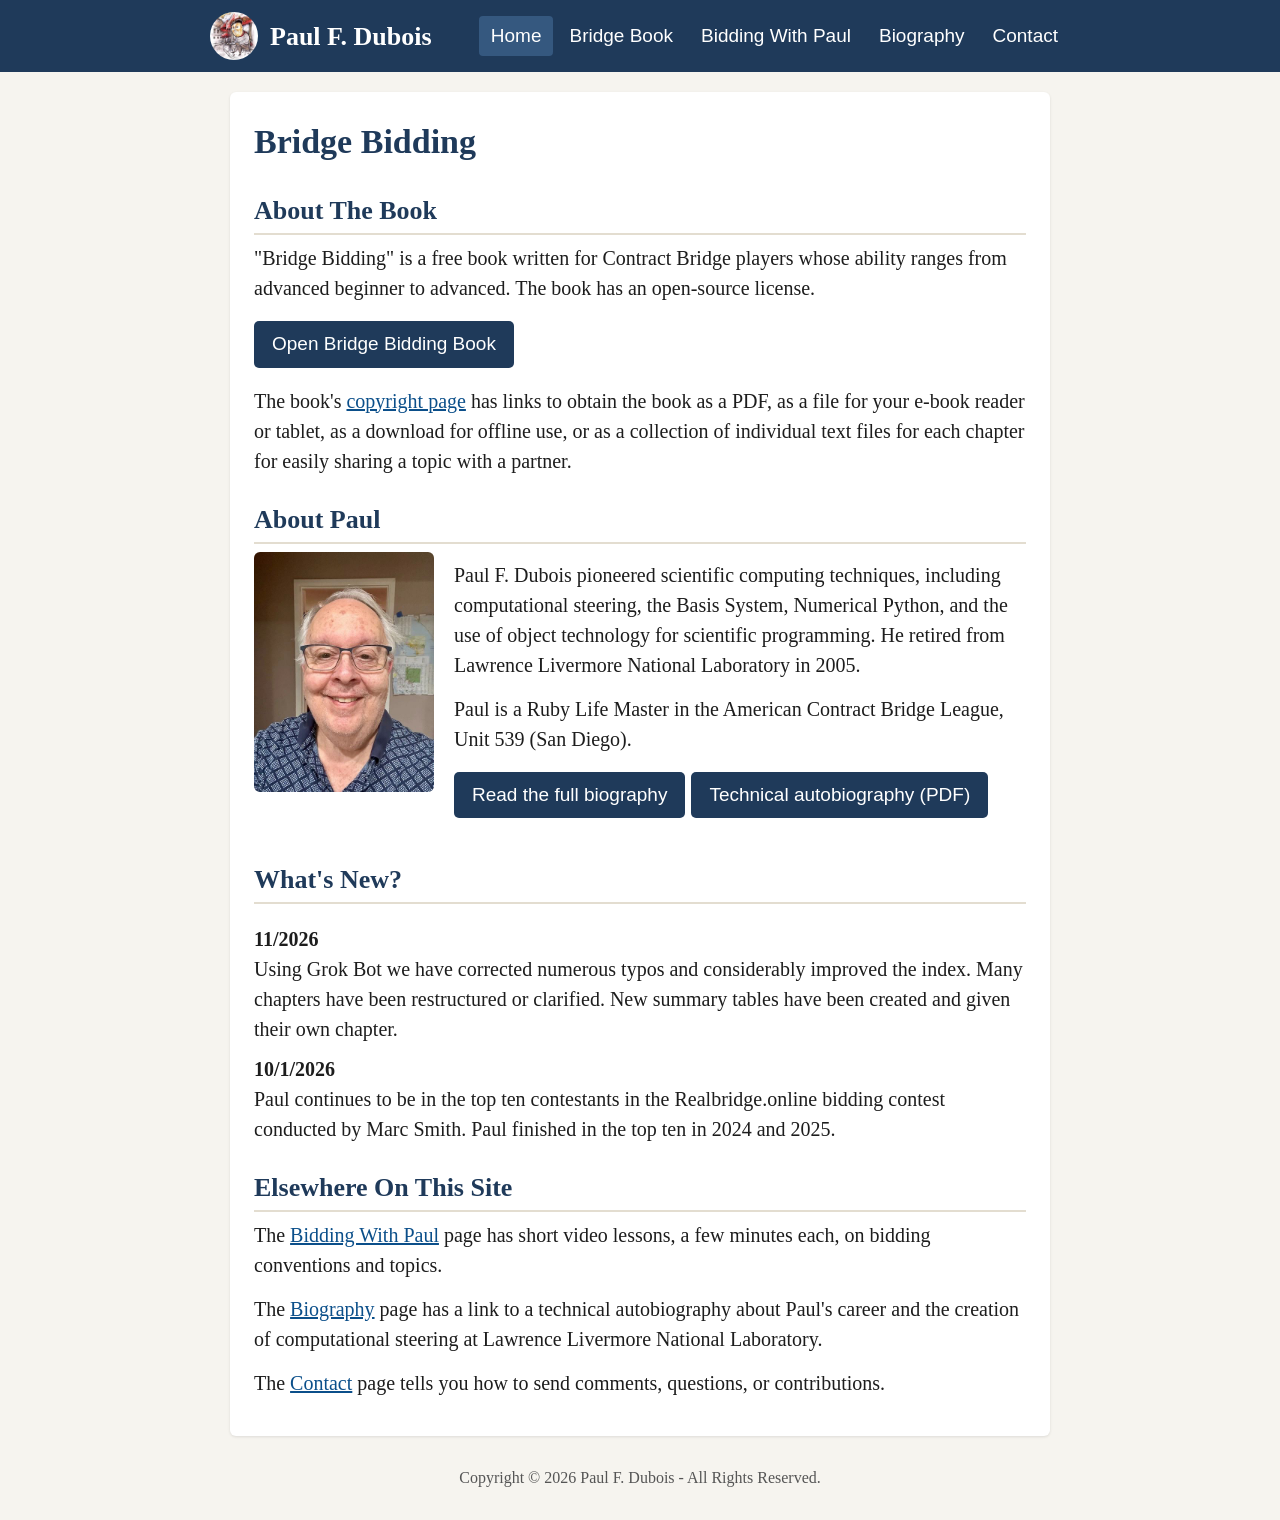
<file: index.html>
<!DOCTYPE html>
<html lang="en"><head><meta charset="utf-8"><meta name="viewport" content="width=device-width, initial-scale=1">
<title>Paul F. Dubois — Bridge Bidding</title><link rel="canonical" href="https://pfdubois.com/"><link rel="stylesheet" href="style.css"><link rel="icon" href="images/pcartoon.jpg"></head>
<body><header><div class="wrap top"><a class="brand" href="index.html"><img src="images/pcartoon.jpg" alt="">Paul F. Dubois</a><nav><a href="index.html" aria-current="page">Home</a><a href="https://pfdubois.github.io/BridgeBidding/index.html" target="_blank" rel="noopener">Bridge Book</a><a href="bidding.html">Bidding With Paul</a><a href="biography.html">Biography</a><a href="contact.html">Contact</a></nav></div></header>
<div class="wrap"><main>
<h1>Bridge Bidding</h1>
<h2>About The Book</h2>
<p>"Bridge Bidding" is a free book written for Contract Bridge players whose ability ranges from advanced beginner to advanced. The book has an open-source license.</p>
<p><a class="button" href="https://pfdubois.github.io/BridgeBidding/index.html" target="_blank" rel="noopener">Open Bridge Bidding Book</a></p>
<p>The book's <a href="https://pfdubois.github.io/BridgeBidding/Copyright.html" target="_blank" rel="noopener">copyright page</a> has links to obtain the book as a PDF, as a file for your e-book reader or tablet, as a download for offline use, or as a collection of individual text files for each chapter for easily sharing a topic with a partner.</p>
<h2>About Paul</h2>
<div class="split"><img src="images/dubois2024.jpg" alt="Paul F. Dubois">
<div><p>Paul F. Dubois pioneered scientific computing techniques, including computational steering, the Basis System, Numerical Python, and the use of object technology for scientific programming. He retired from Lawrence Livermore National Laboratory in 2005.</p>
<p>Paul is a Ruby Life Master in the American Contract Bridge League, Unit 539 (San Diego).</p>
<p><a class="button" href="biography.html">Read the full biography</a><a class="button" href="files/Computational-Science.pdf" target="_blank" rel="noopener">Technical autobiography (PDF)</a></p></div></div>
<h2>What's New?</h2>
<dl class="news">
<dt>11/2026</dt><dd>Using Grok Bot we have corrected numerous typos and considerably improved the index. Many chapters have been restructured or clarified. New summary tables have been created and given their own chapter.</dd>
<dt>10/1/2026</dt><dd>Paul continues to be in the top ten contestants in the Realbridge.online bidding contest conducted by Marc Smith. Paul finished in the top ten in 2024 and 2025.</dd>
</dl>
<h2>Elsewhere On This Site</h2>
<p>The <a href="bidding.html">Bidding With Paul</a> page has short video lessons, a few minutes each, on bidding conventions and topics.</p>
<p>The <a href="biography.html">Biography</a> page has a link to a technical autobiography about Paul's career and the creation of computational steering at Lawrence Livermore National Laboratory.</p>
<p>The <a href="contact.html">Contact</a> page tells you how to send comments, questions, or contributions.</p>
</main><footer>Copyright &copy; 2026 Paul F. Dubois - All Rights Reserved.</footer></div><script data-goatcounter="https://pfdubois.goatcounter.com/count" async src="//gc.zgo.at/count.js"></script>
</body></html>
</file>
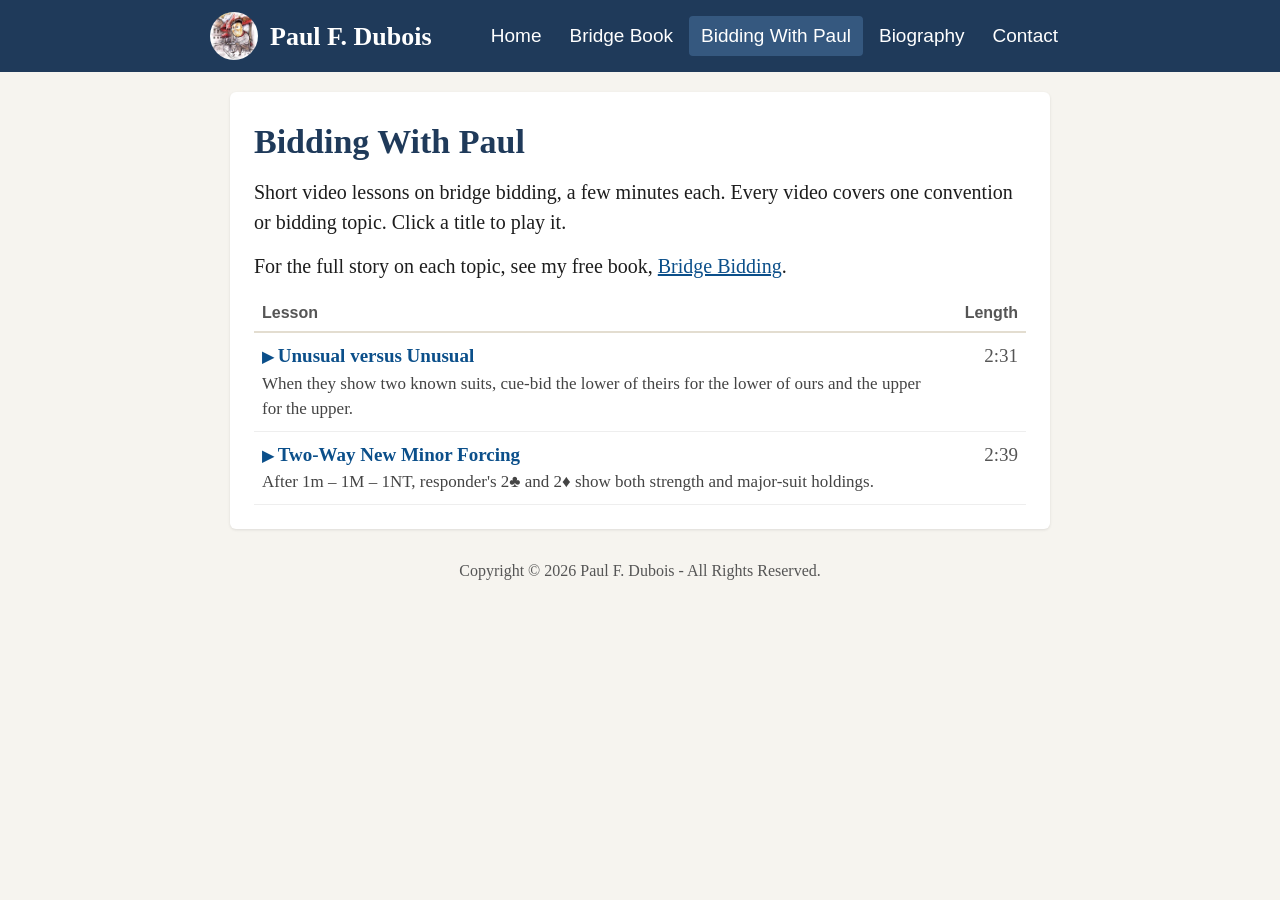
<file: bidding.html>
<!DOCTYPE html>
<html lang="en"><head><meta charset="utf-8"><meta name="viewport" content="width=device-width, initial-scale=1">
<title>Bidding With Paul — Paul F. Dubois</title><link rel="canonical" href="https://pfdubois.com/bidding.html"><link rel="stylesheet" href="style.css"><link rel="icon" href="images/pcartoon.jpg"></head>
<body><header><div class="wrap top"><a class="brand" href="index.html"><img src="images/pcartoon.jpg" alt="">Paul F. Dubois</a><nav><a href="index.html">Home</a><a href="https://pfdubois.github.io/BridgeBidding/index.html" target="_blank" rel="noopener">Bridge Book</a><a href="bidding.html" aria-current="page">Bidding With Paul</a><a href="biography.html">Biography</a><a href="contact.html">Contact</a></nav></div></header>
<div class="wrap"><main>
<h1>Bidding With Paul</h1>
<p>Short video lessons on bridge bidding, a few minutes each. Every video covers one convention or bidding topic. Click a title to play it.</p>
<p>For the full story on each topic, see my free book, <a href="https://pfdubois.github.io/BridgeBidding/index.html" target="_blank" rel="noopener">Bridge Bidding</a>.</p>

<!-- To add a video: copy one <tr> row, put it where it belongs, and change data-video (the file name without .mp4), the title, the description and the length. -->
<table class="vlist">
<thead><tr><th>Lesson</th><th class="len">Length</th></tr></thead>
<tbody>
<tr data-video="unusual-vs-unusual"><td><a href="#">Unusual versus Unusual</a><div class="desc">When they show two known suits, cue-bid the lower of theirs for the lower of ours and the upper for the upper.</div></td><td class="len">2:31</td></tr>
<tr data-video="two-way-new-minor-forcing"><td><a href="#">Two-Way New Minor Forcing</a><div class="desc">After 1m – 1M – 1NT, responder's 2♣ and 2♦ show both strength and major-suit holdings.</div></td><td class="len">2:39</td></tr>
</tbody>
</table>

<dialog id="player"><div class="pbar"><span id="ptitle"></span><button id="pclose" aria-label="Close">✕</button></div><video id="pvideo" controls playsinline preload="none"></video></dialog>
</main><footer>Copyright &copy; 2026 Paul F. Dubois - All Rights Reserved.</footer></div>
<script>
// Where the video files live. Change this one line if they move (e.g. to a GitHub Release).
var VIDEO_BASE = "https://pfdubois.github.io/bidding-videos/";
var dlg = document.getElementById("player"), vid = document.getElementById("pvideo");
document.querySelectorAll("tr[data-video]").forEach(function (row) {
  var name = row.getAttribute("data-video"), a = row.querySelector("a");
  a.href = VIDEO_BASE + name + ".mp4";
  a.addEventListener("click", function (e) {
    if (!dlg.showModal) return;           // very old browser: just open the file
    e.preventDefault();
    document.getElementById("ptitle").textContent = a.textContent;
    vid.poster = VIDEO_BASE + name + ".png";
    vid.src = VIDEO_BASE + name + ".mp4";
    dlg.showModal(); vid.play().catch(function () {});
  });
});
function closePlayer() { vid.pause(); vid.removeAttribute("src"); vid.load(); dlg.close(); }
document.getElementById("pclose").onclick = closePlayer;
dlg.addEventListener("click", function (e) { if (e.target === dlg) closePlayer(); });
dlg.addEventListener("cancel", function (e) { e.preventDefault(); closePlayer(); });
</script>
<script data-goatcounter="https://pfdubois.goatcounter.com/count" async src="//gc.zgo.at/count.js"></script>
</body></html>
</file>
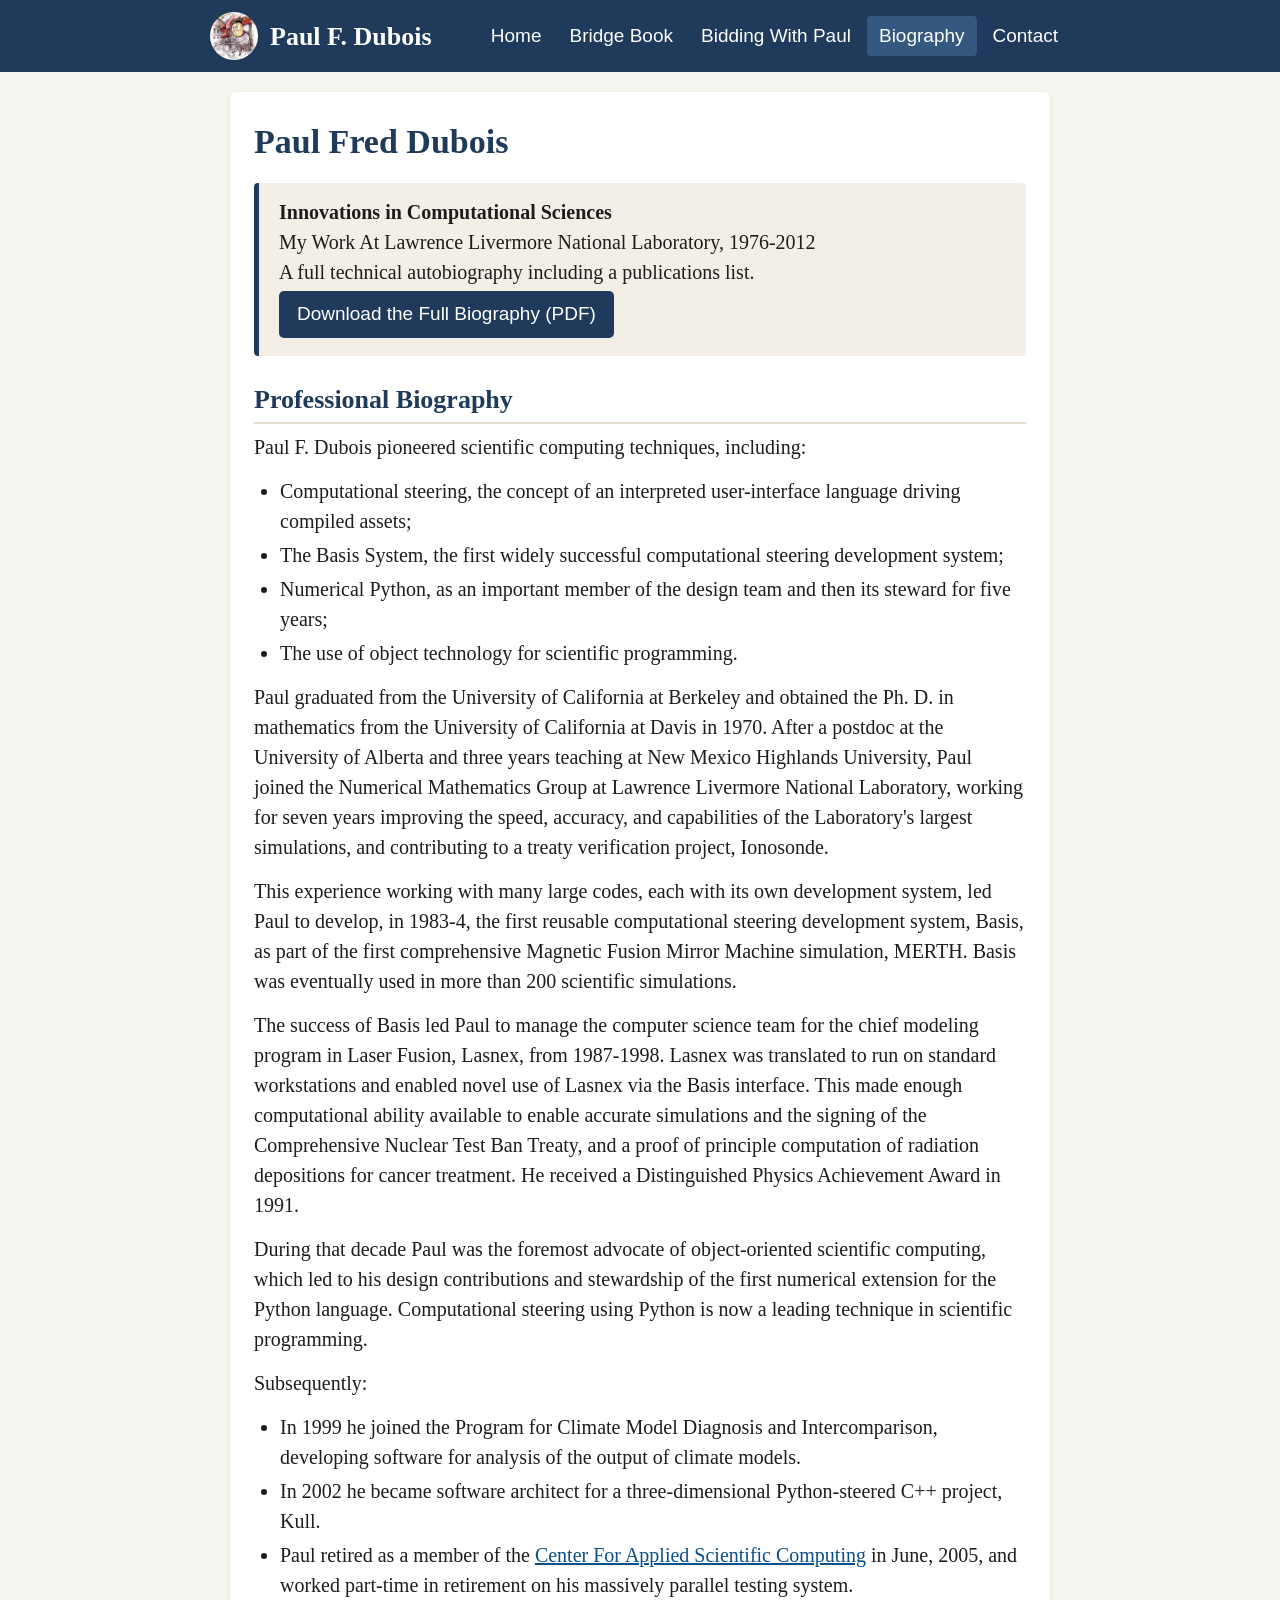
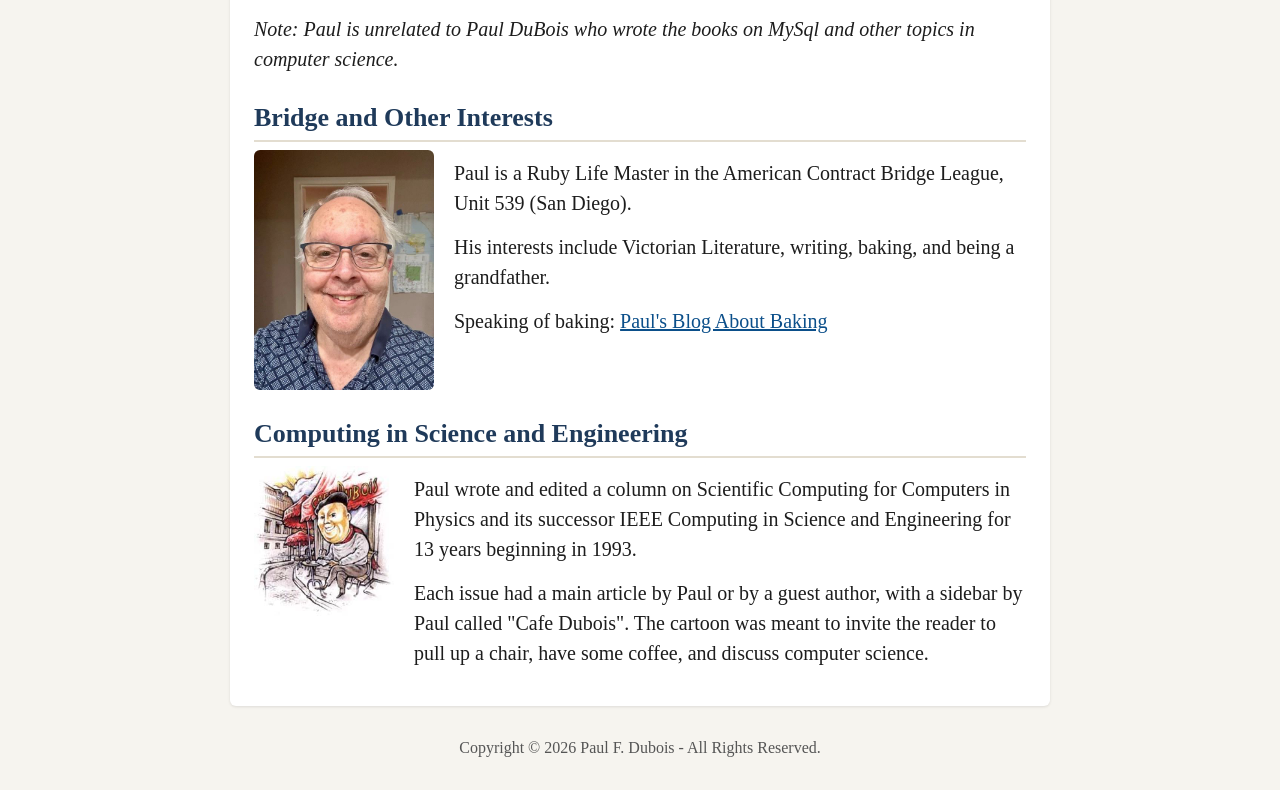
<file: biography.html>
<!DOCTYPE html>
<html lang="en"><head><meta charset="utf-8"><meta name="viewport" content="width=device-width, initial-scale=1">
<title>Biography — Paul F. Dubois</title><link rel="canonical" href="https://pfdubois.com/biography.html"><link rel="stylesheet" href="style.css"><link rel="icon" href="images/pcartoon.jpg"></head>
<body><header><div class="wrap top"><a class="brand" href="index.html"><img src="images/pcartoon.jpg" alt="">Paul F. Dubois</a><nav><a href="index.html">Home</a><a href="https://pfdubois.github.io/BridgeBidding/index.html" target="_blank" rel="noopener">Bridge Book</a><a href="bidding.html">Bidding With Paul</a><a href="biography.html" aria-current="page">Biography</a><a href="contact.html">Contact</a></nav></div></header>
<div class="wrap"><main>
<h1>Paul Fred Dubois</h1>
<div class="card"><strong>Innovations in Computational Sciences</strong><br>My Work At Lawrence Livermore National Laboratory, 1976-2012<br>
A full technical autobiography including a publications list.<br><a class="button" href="files/Computational-Science.pdf" target="_blank" rel="noopener">Download the Full Biography (PDF)</a></div>
<h2>Professional Biography</h2>
<p>Paul F. Dubois pioneered scientific computing techniques, including:</p>
<ul><li>Computational steering, the concept of an interpreted user-interface language driving compiled assets;</li>
<li>The Basis System, the first widely successful computational steering development system;</li>
<li>Numerical Python, as an important member of the design team and then its steward for five years;</li>
<li>The use of object technology for scientific programming.</li></ul>
<p>Paul graduated from the University of California at Berkeley and obtained the Ph. D. in mathematics from the University of California at Davis in 1970. After a postdoc at the University of Alberta and three years teaching at New Mexico Highlands University, Paul joined the Numerical Mathematics Group at Lawrence Livermore National Laboratory, working for seven years improving the speed, accuracy, and capabilities of the Laboratory's largest simulations, and contributing to a treaty verification project, Ionosonde.</p>
<p>This experience working with many large codes, each with its own development system, led Paul to develop, in 1983-4, the first reusable computational steering development system, Basis, as part of the first comprehensive Magnetic Fusion Mirror Machine simulation, MERTH. Basis was eventually used in more than 200 scientific simulations.</p>
<p>The success of Basis led Paul to manage the computer science team for the chief modeling program in Laser Fusion, Lasnex, from 1987-1998. Lasnex was translated to run on standard workstations and enabled novel use of Lasnex via the Basis interface. This made enough computational ability available to enable accurate simulations and the signing of the Comprehensive Nuclear Test Ban Treaty, and a proof of principle computation of radiation depositions for cancer treatment. He received a Distinguished Physics Achievement Award in 1991.</p>
<p>During that decade Paul was the foremost advocate of object-oriented scientific computing, which led to his design contributions and stewardship of the first numerical extension for the Python language. Computational steering using Python is now a leading technique in scientific programming.</p>
<p>Subsequently:</p>
<ul><li>In 1999 he joined the Program for Climate Model Diagnosis and Intercomparison, developing software for analysis of the output of climate models.</li>
<li>In 2002 he became software architect for a three-dimensional Python-steered C++ project, Kull.</li>
<li>Paul retired as a member of the <a href="http://llnl.gov/casc" target="_blank" rel="noopener">Center For Applied Scientific Computing</a> in June, 2005, and worked part-time in retirement on his massively parallel testing system.</li></ul>
<p><em>Note: Paul is unrelated to Paul DuBois who wrote the books on MySql and other topics in computer science.</em></p>
<h2>Bridge and Other Interests</h2>
<div class="split"><img src="images/dubois2024.jpg" alt="Paul F. Dubois">
<div><p>Paul is a Ruby Life Master in the American Contract Bridge League, Unit 539 (San Diego).</p>
<p>His interests include Victorian Literature, writing, baking, and being a grandfather.</p>
<p>Speaking of baking: <a href="http://cafedubois.blogspot.com" target="_blank" rel="noopener">Paul's Blog About Baking</a></p></div></div>
<h2>Computing in Science and Engineering</h2>
<div class="split"><img src="images/pcartoon.jpg" alt="Cafe Dubois cartoon" style="width:140px">
<div><p>Paul wrote and edited a column on Scientific Computing for Computers in Physics and its successor IEEE Computing in Science and Engineering for 13 years beginning in 1993.</p>
<p>Each issue had a main article by Paul or by a guest author, with a sidebar by Paul called "Cafe Dubois". The cartoon was meant to invite the reader to pull up a chair, have some coffee, and discuss computer science.</p></div></div>
</main><footer>Copyright &copy; 2026 Paul F. Dubois - All Rights Reserved.</footer></div><script data-goatcounter="https://pfdubois.goatcounter.com/count" async src="//gc.zgo.at/count.js"></script>
</body></html>
</file>
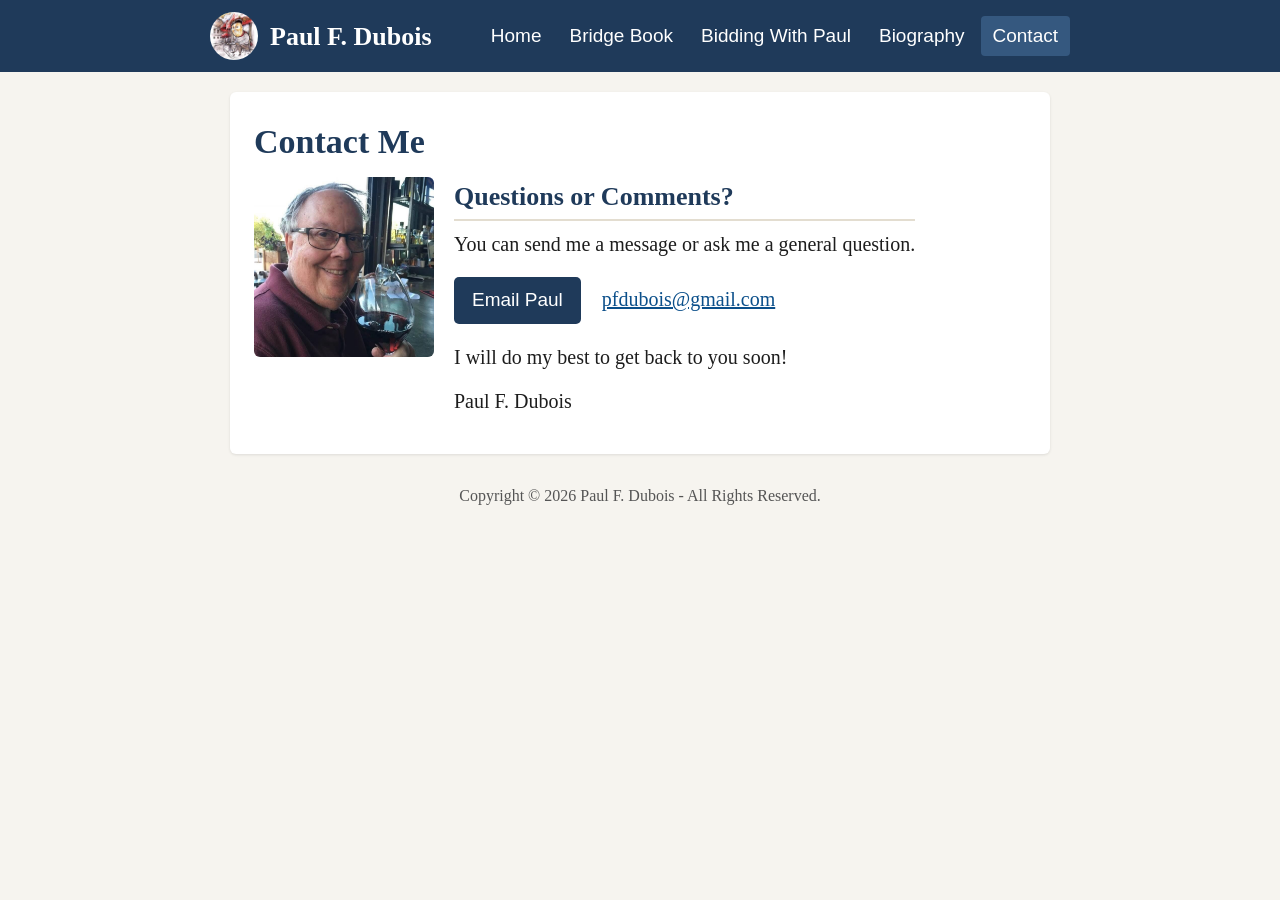
<file: contact.html>
<!DOCTYPE html>
<html lang="en"><head><meta charset="utf-8"><meta name="viewport" content="width=device-width, initial-scale=1">
<title>Contact — Paul F. Dubois</title><link rel="canonical" href="https://pfdubois.com/contact.html"><link rel="stylesheet" href="style.css"><link rel="icon" href="images/pcartoon.jpg"></head>
<body><header><div class="wrap top"><a class="brand" href="index.html"><img src="images/pcartoon.jpg" alt="">Paul F. Dubois</a><nav><a href="index.html">Home</a><a href="https://pfdubois.github.io/BridgeBidding/index.html" target="_blank" rel="noopener">Bridge Book</a><a href="bidding.html">Bidding With Paul</a><a href="biography.html">Biography</a><a href="contact.html" aria-current="page">Contact</a></nav></div></header>
<div class="wrap"><main>
<h1>Contact Me</h1>
<div class="split"><img src="images/pdubois2017.jpg" alt="Paul F. Dubois">
<div><h2 style="margin-top:0">Questions or Comments?</h2>
<p>You can send me a message or ask me a general question.</p>
<p><a class="button" href="mailto:pfdubois@gmail.com">Email Paul</a> &nbsp; <a href="mailto:pfdubois@gmail.com">pfdubois@gmail.com</a></p>
<p>I will do my best to get back to you soon!</p><p>Paul F. Dubois</p></div></div>
</main><footer>Copyright &copy; 2026 Paul F. Dubois - All Rights Reserved.</footer></div><script data-goatcounter="https://pfdubois.goatcounter.com/count" async src="//gc.zgo.at/count.js"></script>
</body></html>
</file>
<file: style.css>
*{box-sizing:border-box}
html{font-size:20px}
body{margin:0;font-family:Georgia,"Times New Roman",serif;line-height:1.5;color:#1d1d1d;background:#f6f4ef}
a{color:#0b4f8a}
a:hover{color:#08365e}
header{background:#1f3a5a;color:#fff}
.wrap{max-width:860px;margin:0 auto;padding:0 1rem}
.top{display:flex;align-items:center;gap:.8rem;flex-wrap:wrap;padding:.6rem 0}
.brand{display:flex;align-items:center;gap:.6rem;color:#fff;text-decoration:none;font-size:1.3rem;font-weight:bold}
.brand img{width:48px;height:48px;border-radius:50%;object-fit:cover;background:#fff}
nav{margin-left:auto;display:flex;flex-wrap:wrap;gap:.2rem}
nav a{color:#fff;text-decoration:none;padding:.3rem .6rem;border-radius:4px;font-family:Arial,Helvetica,sans-serif;font-size:.95rem}
nav a:hover,nav a[aria-current]{background:#35587f}
main{background:#fff;padding:1rem 1.2rem 1.2rem;margin:1rem auto;border-radius:6px;box-shadow:0 1px 3px rgba(0,0,0,.1)}
h1{font-size:1.7rem;margin:.2rem 0 .5rem;color:#1f3a5a}
h2{font-size:1.3rem;margin:1.2rem 0 .4rem;color:#1f3a5a;border-bottom:2px solid #e3ddd0;padding-bottom:.15rem}
p,ul{margin:.4rem 0 .7rem}
ul{padding-left:1.3rem}
li{margin:.2rem 0}
.card{background:#f3efe6;border-left:5px solid #1f3a5a;padding:.7rem 1rem;margin:.8rem 0;border-radius:4px}
.button{display:inline-block;background:#1f3a5a;color:#fff;text-decoration:none;padding:.45rem .9rem;border-radius:5px;font-family:Arial,sans-serif;font-size:.95rem;margin:.2rem .3rem .2rem 0}
.button:hover{background:#35587f;color:#fff}
.split{display:flex;gap:1rem;align-items:flex-start}
.split img{width:180px;flex:none;border-radius:6px}
.news dt{font-weight:bold;margin-top:.5rem}
.news dd{margin:0 0 .4rem}
figure{margin:.6rem 0}
figure img{max-width:100%;border-radius:6px}
figcaption{font-size:.85rem;color:#555}
.placeholder{background:#fff3cd;border:2px dashed #c99a00;padding:.7rem 1rem;border-radius:4px}
footer{text-align:center;font-size:.8rem;color:#555;padding:.5rem 0 1.5rem}
@media (max-width:600px){
 html{font-size:18px}
 .top{gap:.3rem}
 nav{margin-left:0;width:100%}
 nav a{padding:.25rem .45rem}
 main{margin:.5rem 0;border-radius:0;padding:.8rem .9rem}
 .split{flex-direction:column}
 .split img{width:140px}
}
.vlist{width:100%;border-collapse:collapse;margin-top:.6rem;font-size:.95rem}
.vlist th{text-align:left;font-family:Arial,sans-serif;font-size:.8rem;color:#555;border-bottom:2px solid #e3ddd0;padding:.3rem .4rem}
.vlist td{border-bottom:1px solid #eee;padding:.45rem .4rem;vertical-align:top}
.vlist td a{font-weight:bold;text-decoration:none}
.vlist td a::before{content:"▶ ";font-size:.8em}
.vlist .desc{font-size:.85rem;color:#444}
.vlist .len{text-align:right;white-space:nowrap;width:4rem;color:#555}
#player{padding:0;border:0;border-radius:8px;background:#000;max-width:95vw}
#player::backdrop{background:rgba(0,0,0,.75)}
#player .pbar{display:flex;justify-content:space-between;align-items:center;gap:.5rem;color:#fff;font-family:Arial,sans-serif;font-size:.9rem;padding:.35rem .6rem}
#player button{background:none;border:0;color:#fff;font-size:1.2rem;cursor:pointer}
#player video{display:block;height:min(85vh,170vw);aspect-ratio:9/16;max-width:95vw;background:#000}
</file>
